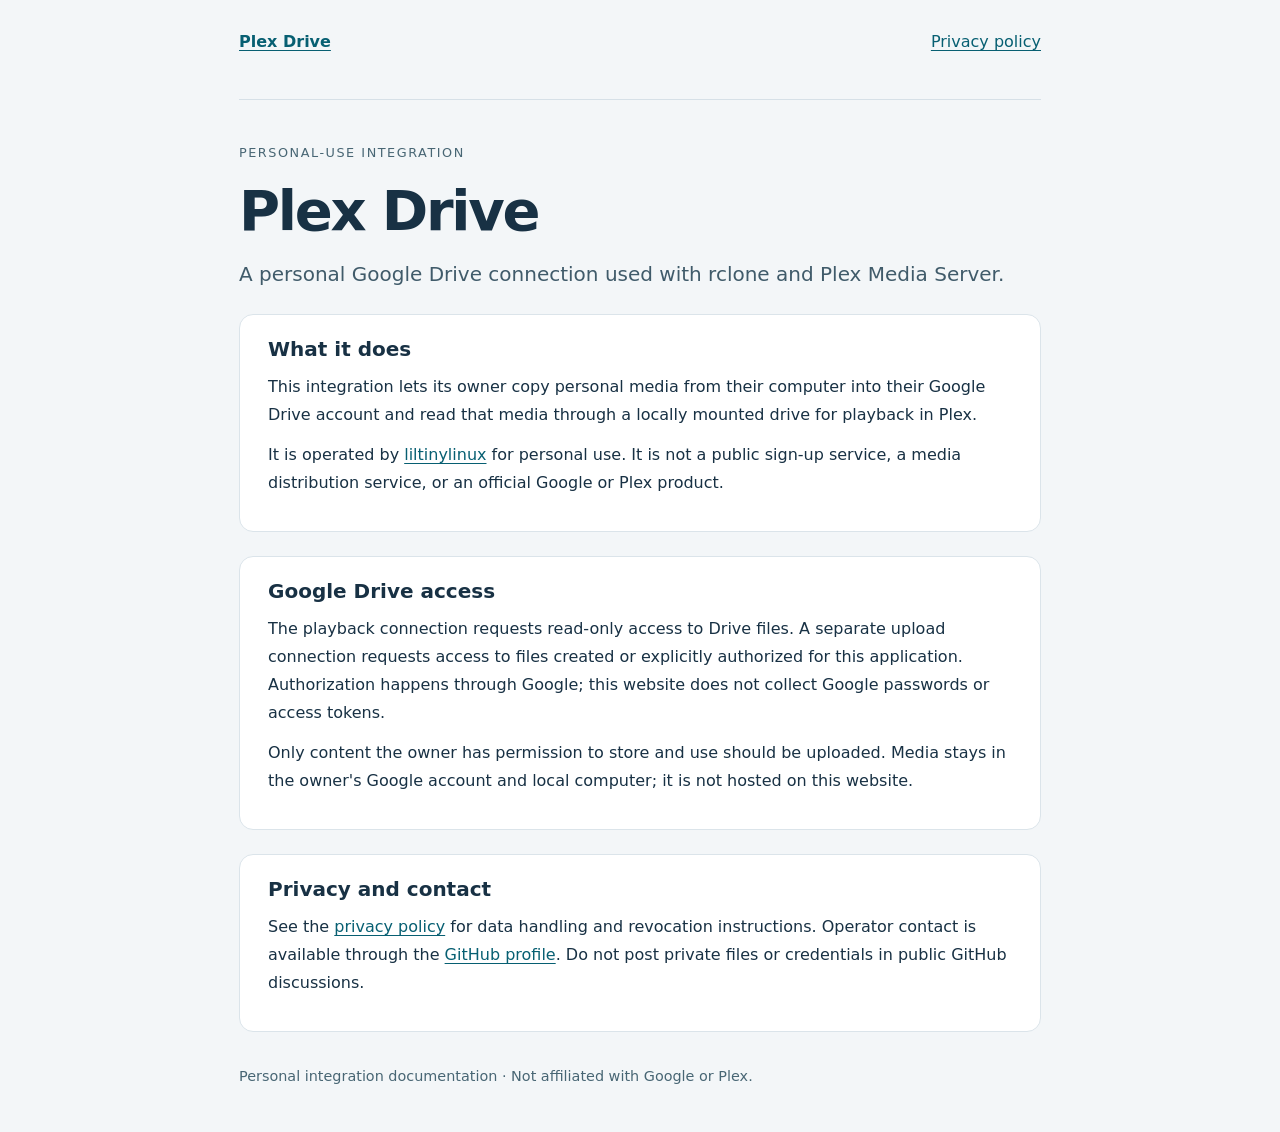
<file: index.html>
<!doctype html>
<html lang="en"><head><meta charset="utf-8"><meta name="viewport" content="width=device-width,initial-scale=1"><title>Plex Drive — Personal media connection</title><link rel="stylesheet" href="style.css"></head>
<body><main><nav><a href="index.html">Plex Drive</a><a href="privacy.html">Privacy policy</a></nav><p class="eyebrow">Personal-use integration</p><h1>Plex Drive</h1><p class="lead">A personal Google Drive connection used with rclone and Plex Media Server.</p><section><h2>What it does</h2><p>This integration lets its owner copy personal media from their computer into their Google Drive account and read that media through a locally mounted drive for playback in Plex.</p><p>It is operated by <a href="https://github.com/liltinylinux">liltinylinux</a> for personal use. It is not a public sign-up service, a media distribution service, or an official Google or Plex product.</p></section><section><h2>Google Drive access</h2><p>The playback connection requests read-only access to Drive files. A separate upload connection requests access to files created or explicitly authorized for this application. Authorization happens through Google; this website does not collect Google passwords or access tokens.</p><p>Only content the owner has permission to store and use should be uploaded. Media stays in the owner's Google account and local computer; it is not hosted on this website.</p></section><section><h2>Privacy and contact</h2><p>See the <a href="privacy.html">privacy policy</a> for data handling and revocation instructions. Operator contact is available through the <a href="https://github.com/liltinylinux">GitHub profile</a>. Do not post private files or credentials in public GitHub discussions.</p></section><footer>Personal integration documentation · Not affiliated with Google or Plex.</footer></main></body></html>
</file>
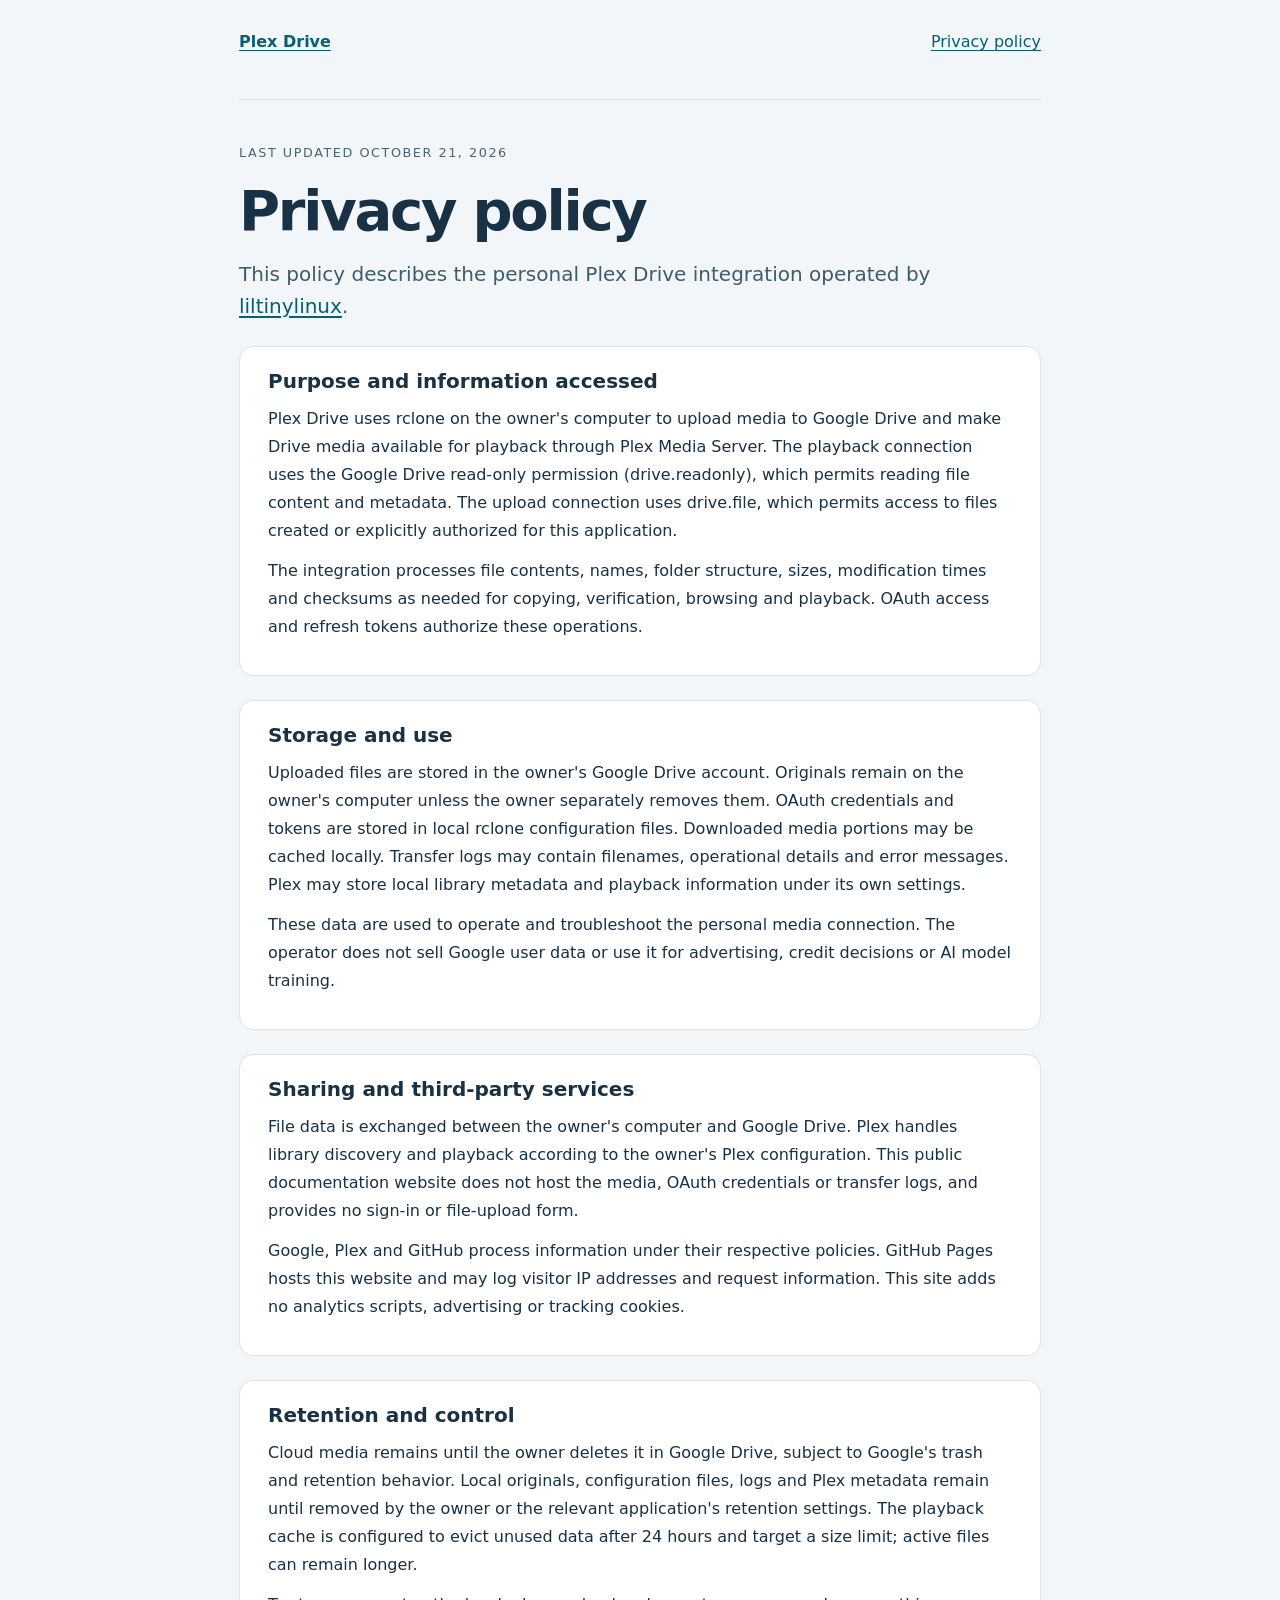
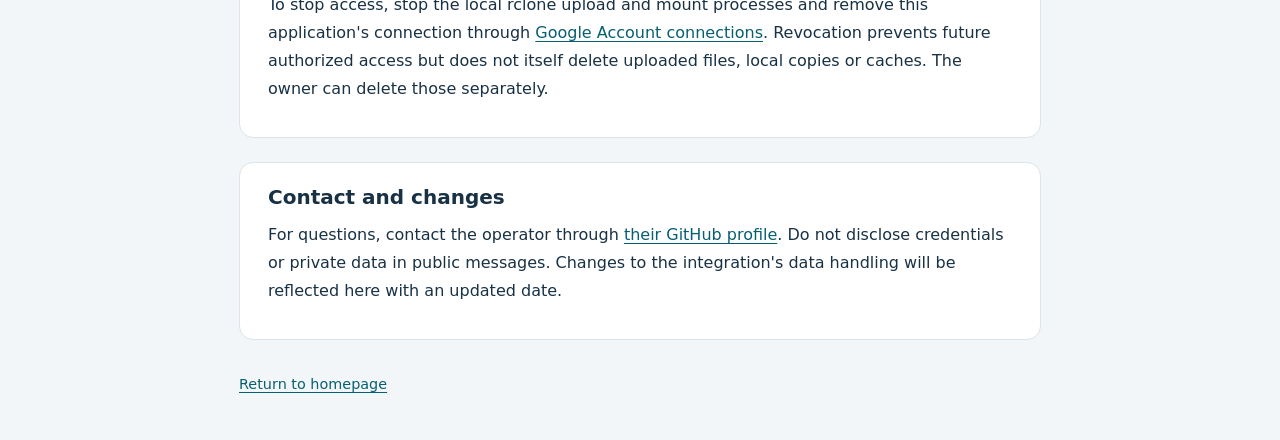
<file: privacy.html>
<!doctype html>
<html lang="en"><head><meta charset="utf-8"><meta name="viewport" content="width=device-width,initial-scale=1"><title>Privacy policy — Plex Drive</title><link rel="stylesheet" href="style.css"></head>
<body><main><nav><a href="index.html">Plex Drive</a><a href="privacy.html" aria-current="page">Privacy policy</a></nav><p class="eyebrow">Last updated October 21, 2026</p><h1>Privacy policy</h1><p class="lead">This policy describes the personal Plex Drive integration operated by <a href="https://github.com/liltinylinux">liltinylinux</a>.</p><section><h2>Purpose and information accessed</h2><p>Plex Drive uses rclone on the owner's computer to upload media to Google Drive and make Drive media available for playback through Plex Media Server. The playback connection uses the Google Drive read-only permission (drive.readonly), which permits reading file content and metadata. The upload connection uses drive.file, which permits access to files created or explicitly authorized for this application.</p><p>The integration processes file contents, names, folder structure, sizes, modification times and checksums as needed for copying, verification, browsing and playback. OAuth access and refresh tokens authorize these operations.</p></section><section><h2>Storage and use</h2><p>Uploaded files are stored in the owner's Google Drive account. Originals remain on the owner's computer unless the owner separately removes them. OAuth credentials and tokens are stored in local rclone configuration files. Downloaded media portions may be cached locally. Transfer logs may contain filenames, operational details and error messages. Plex may store local library metadata and playback information under its own settings.</p><p>These data are used to operate and troubleshoot the personal media connection. The operator does not sell Google user data or use it for advertising, credit decisions or AI model training.</p></section><section><h2>Sharing and third-party services</h2><p>File data is exchanged between the owner's computer and Google Drive. Plex handles library discovery and playback according to the owner's Plex configuration. This public documentation website does not host the media, OAuth credentials or transfer logs, and provides no sign-in or file-upload form.</p><p>Google, Plex and GitHub process information under their respective policies. GitHub Pages hosts this website and may log visitor IP addresses and request information. This site adds no analytics scripts, advertising or tracking cookies.</p></section><section><h2>Retention and control</h2><p>Cloud media remains until the owner deletes it in Google Drive, subject to Google's trash and retention behavior. Local originals, configuration files, logs and Plex metadata remain until removed by the owner or the relevant application's retention settings. The playback cache is configured to evict unused data after 24 hours and target a size limit; active files can remain longer.</p><p>To stop access, stop the local rclone upload and mount processes and remove this application's connection through <a href="https://myaccount.google.com/connections">Google Account connections</a>. Revocation prevents future authorized access but does not itself delete uploaded files, local copies or caches. The owner can delete those separately.</p></section><section><h2>Contact and changes</h2><p>For questions, contact the operator through <a href="https://github.com/liltinylinux">their GitHub profile</a>. Do not disclose credentials or private data in public messages. Changes to the integration's data handling will be reflected here with an updated date.</p></section><footer><a href="index.html">Return to homepage</a></footer></main></body></html>
</file>
<file: style.css>
:root{color-scheme:light;font-family:system-ui,-apple-system,"Segoe UI",sans-serif;color:#183144;background:#f3f6f8}*{box-sizing:border-box}body{margin:0}main{max-width:850px;margin:auto;padding:32px 24px 48px}nav{display:flex;justify-content:space-between;gap:20px;padding:0 0 48px;border-bottom:1px solid #d6e0e7}a{color:#075f72;text-underline-offset:3px}nav a:first-child{font-weight:750}.eyebrow{margin-top:42px;text-transform:uppercase;letter-spacing:.12em;font-size:.8rem;color:#486674}h1{font-size:clamp(2.4rem,7vw,3.5rem);line-height:1.1;letter-spacing:-.04em;margin:16px 0}.lead{font-size:1.25rem;line-height:1.6;color:#405b6a}section{background:white;border:1px solid #dbe4ea;border-radius:14px;padding:22px 28px;margin-top:24px}h2{font-size:1.25rem;margin:0 0 12px}p{line-height:1.75;margin:12px 0}footer{margin-top:36px;font-size:.9rem;color:#486674}@media(max-width:480px){main{padding:24px 16px}section{padding:20px}nav{padding-bottom:24px}}
</file>
